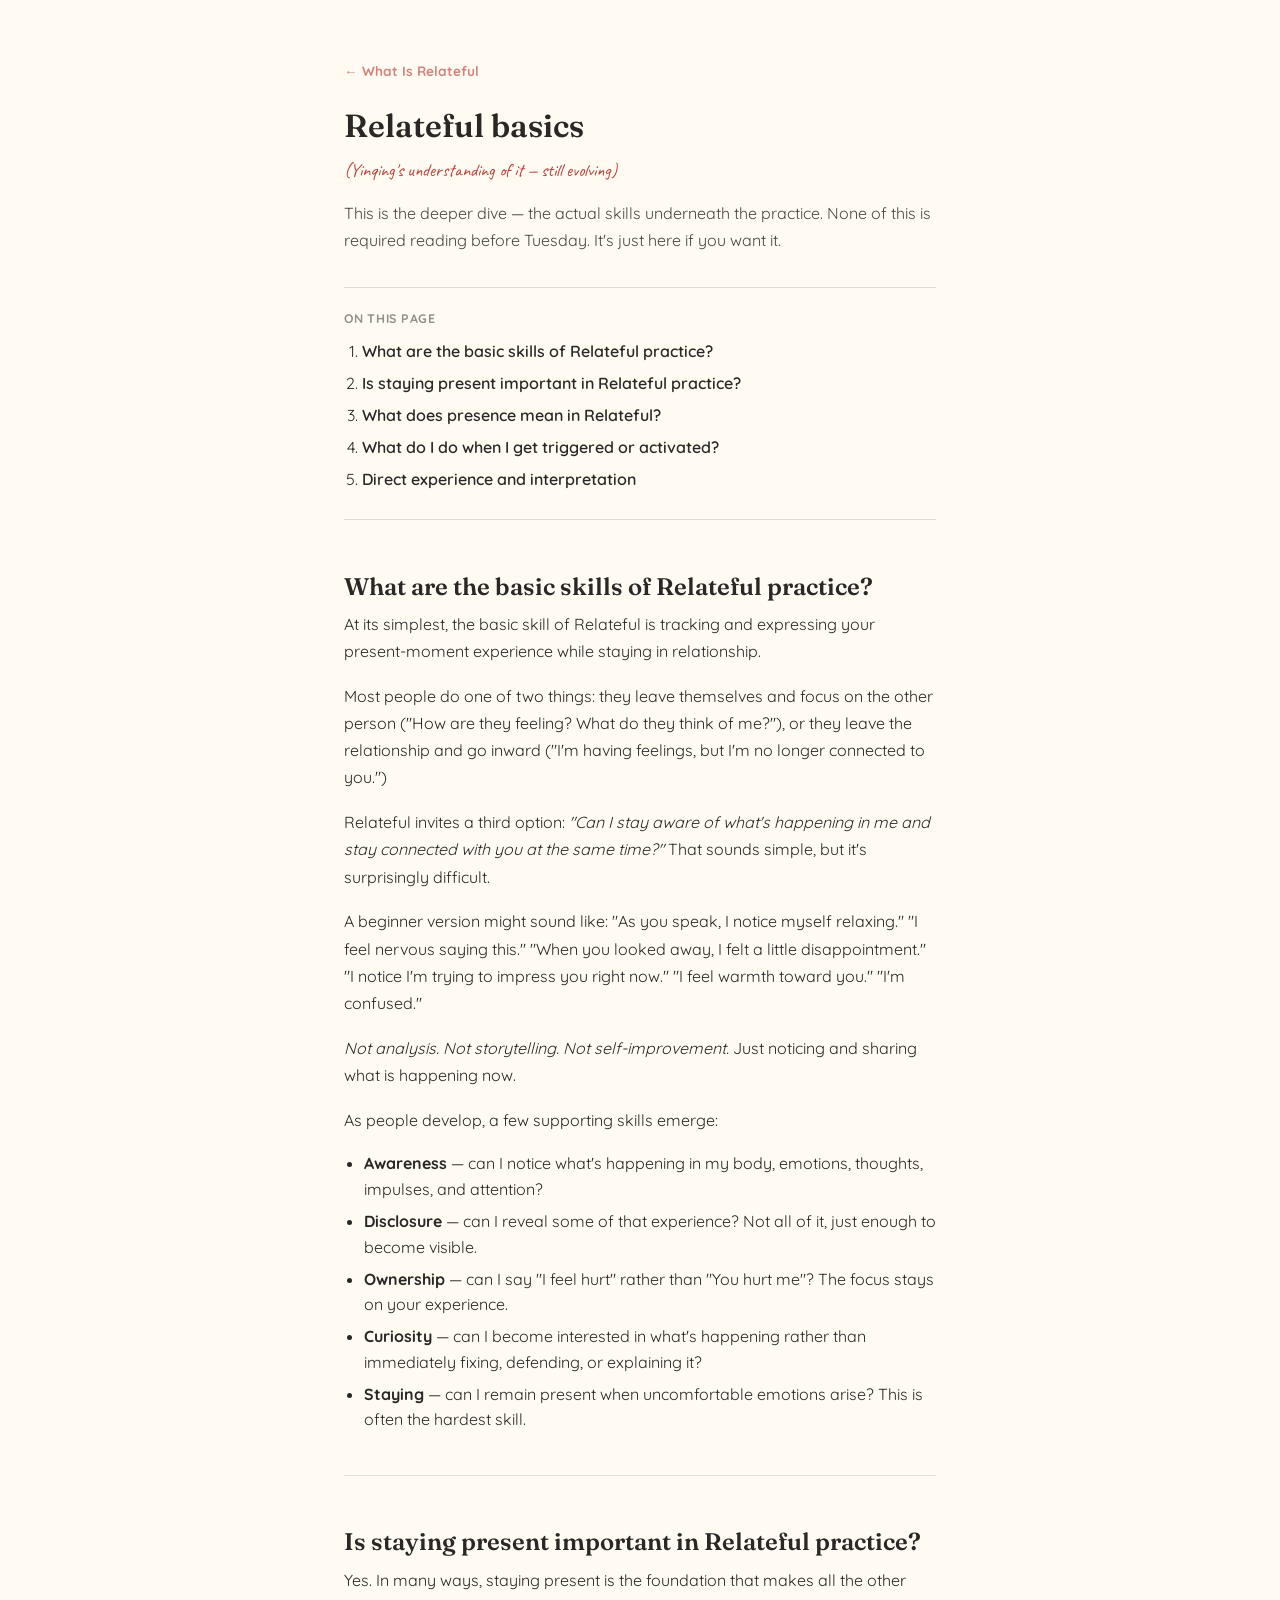
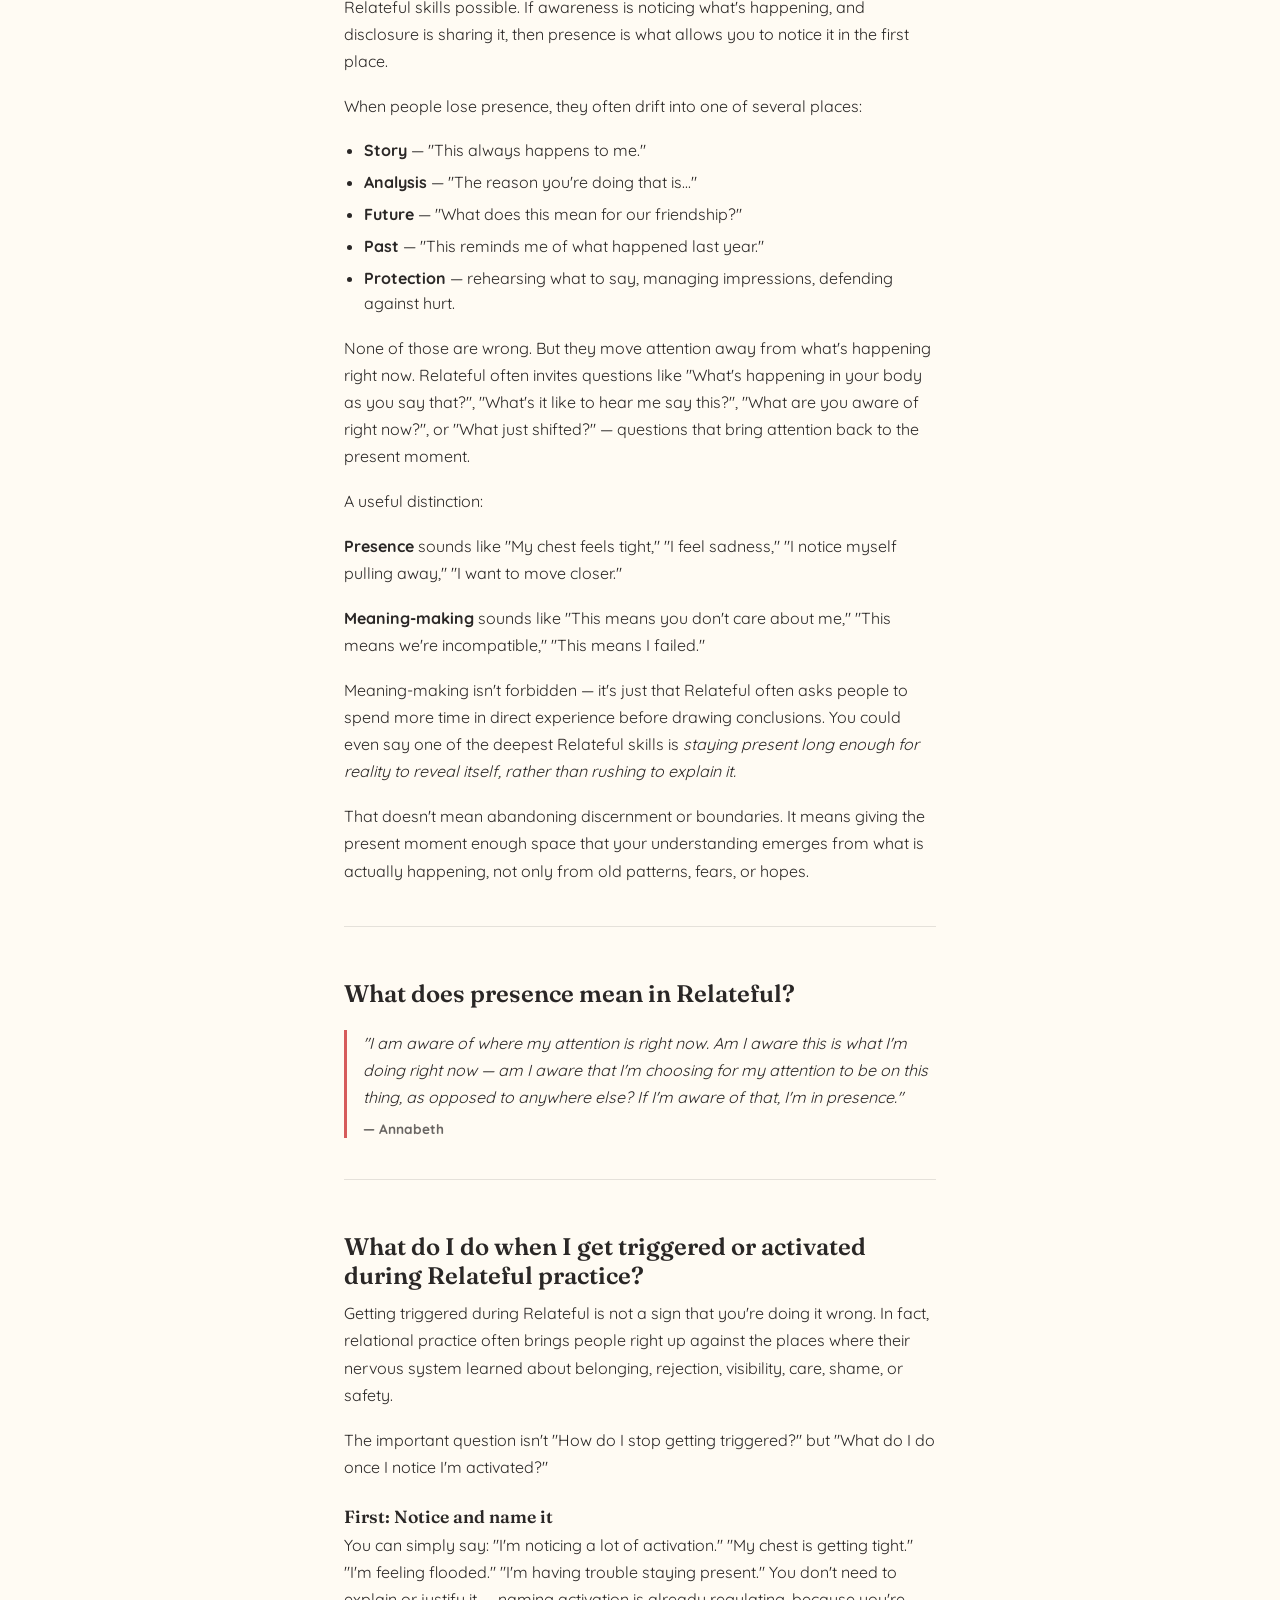
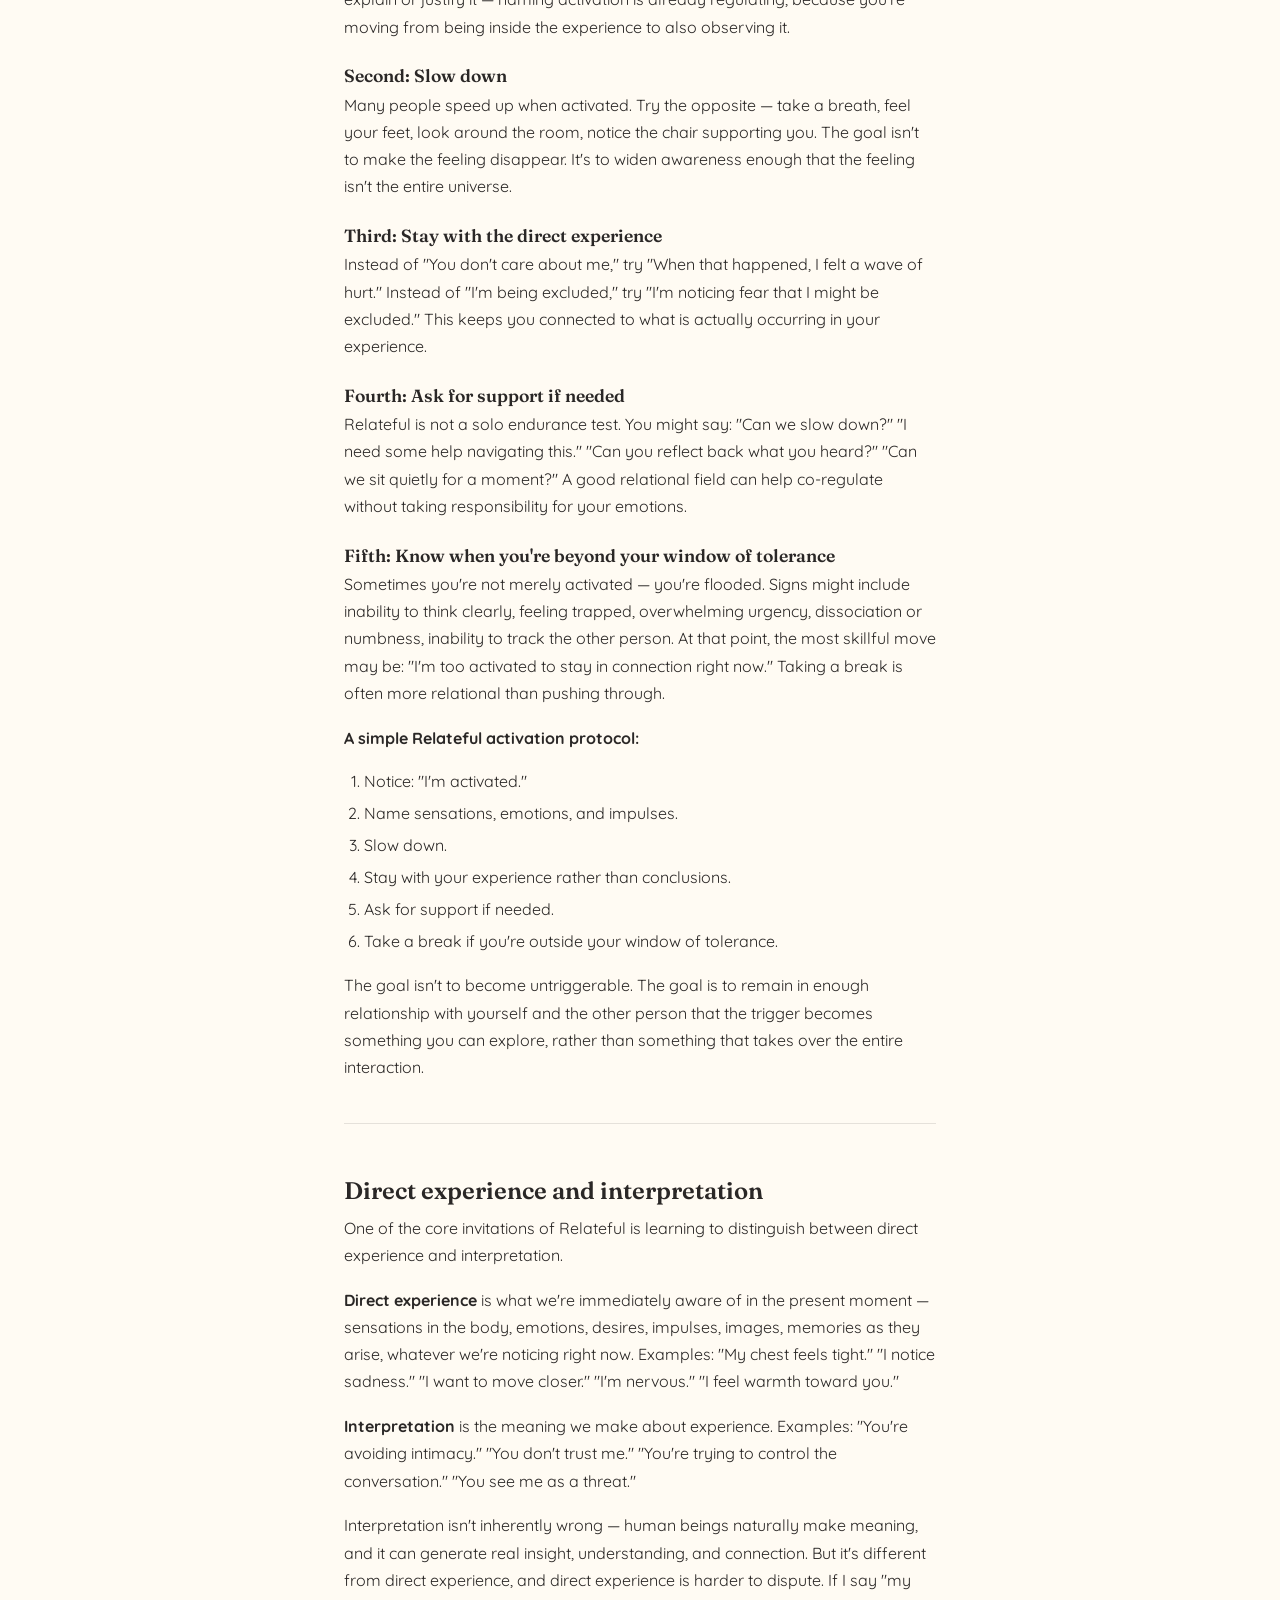
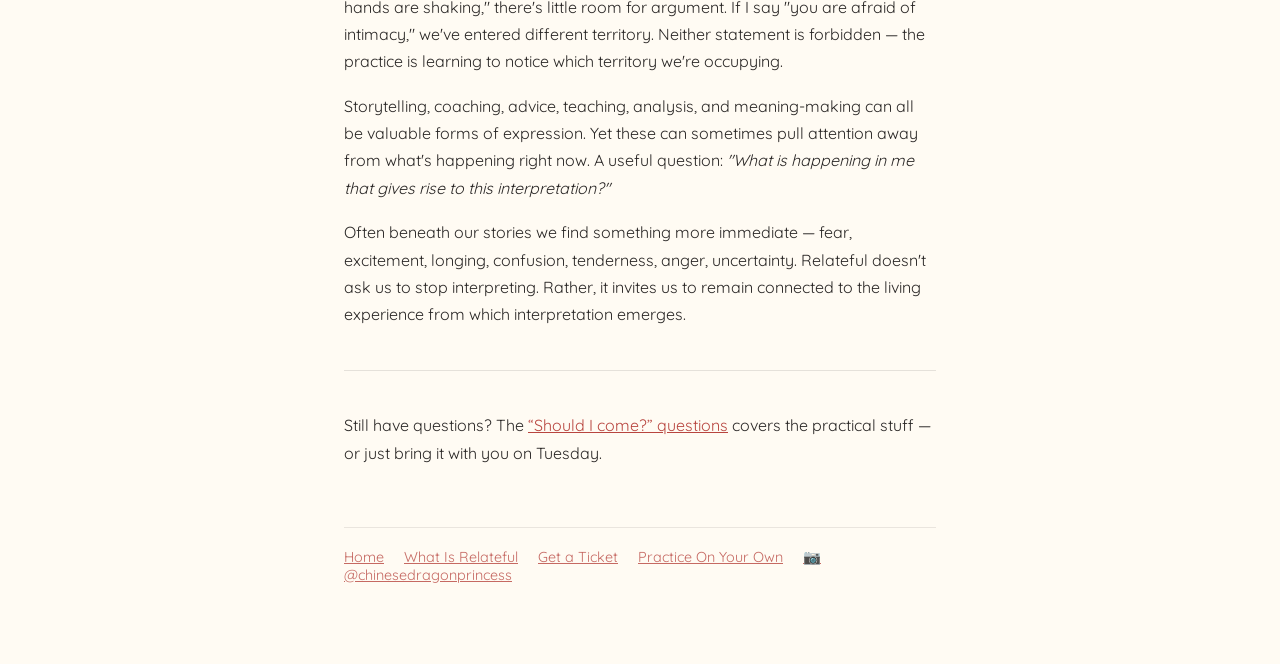
<file: basics.html>
<!DOCTYPE html>
<html lang="en">
<head>
<meta charset="UTF-8">
<meta name="viewport" content="width=device-width, initial-scale=1.0">
<title>Relateful Basics — Relateful Gatherings</title>
<meta name="description" content="A deeper look at the skills underneath Relateful practice — awareness, disclosure, ownership, curiosity, staying, and what to do when you get activated.">
<link rel="preconnect" href="https://fonts.googleapis.com">
<link rel="preconnect" href="https://fonts.gstatic.com" crossorigin>
<link href="https://fonts.googleapis.com/css2?family=Fraunces:ital,opsz,wght@0,9..144,400;0,9..144,500;0,9..144,600;1,9..144,500&family=Quicksand:wght@400;500;600;700&family=Caveat:wght@500;600;700&display=swap" rel="stylesheet">
<link rel="stylesheet" href="/styles.css">
<style>
  /* Colors, .script, and the base reset come from styles.css.
     Everything below overrides the shared defaults for this
     page's plainer, article-style layout. */
  body{margin:0; font-family:'Quicksand', sans-serif; color:var(--chocolate); background:var(--white); overflow-x:visible;}
  h1,h2,h3{font-family:'Fraunces', serif; margin:0 0 .4em 0; line-height:1.2; font-weight:600;}
  p{line-height:1.7; margin:0 0 1.1em 0;}
  a{color:var(--poppy-dark);}
  .wrap{max-width:640px; margin:0 auto; padding:60px 24px 80px;}

  .back-link{display:inline-block; font-size:.85rem; font-weight:700; opacity:.65; text-decoration:none; margin-bottom:28px;}
  header .script-sub{font-family:'Caveat',cursive; font-size:1.15rem; color:var(--poppy-dark); margin:2px 0 18px; display:block;}
  header .intro{opacity:.85;}

  h2{font-size:1.5rem; margin-top:2.2em;}
  h3{font-size:1.1rem; margin-top:1.4em; margin-bottom:.3em;}

  ul, ol{padding-left:20px; margin:0 0 1.1em;}
  li{margin-bottom:.4em; line-height:1.6;}

  .toc{margin:32px 0 8px; padding:20px 0; border-top:1px solid rgba(42,39,38,0.15); border-bottom:1px solid rgba(42,39,38,0.15);}
  .toc p{font-size:.78rem; text-transform:uppercase; letter-spacing:.06em; font-weight:700; opacity:.5; margin:0 0 10px;}
  .toc ol{margin:0; padding-left:18px;}
  .toc a{text-decoration:none; font-weight:600; color:var(--chocolate);}
  .toc a:hover{color:var(--poppy-dark);}

  blockquote{margin:1.3em 0; padding-left:16px; border-left:3px solid var(--poppy); font-style:italic;}
  blockquote p{margin:0 0 .4em;}
  blockquote cite{font-style:normal; font-weight:700; font-size:.85rem; opacity:.7;}

  .divider{border:none; border-top:1px solid rgba(42,39,38,0.12); margin:2.6em 0;}

  footer{margin-top:60px; padding-top:20px; border-top:1px solid rgba(42,39,38,0.12); font-size:.9rem; opacity:.8;}
  footer a{margin-right:16px;}
</style>
</head>
<body>
  <div class="wrap">

    <a class="back-link" href="/what-is-relateful">← What Is Relateful</a>

    <header>
      <h1>Relateful basics</h1>
      <span class="script-sub">(Yinqing's understanding of it — still evolving)</span>
      <p class="intro">This is the deeper dive — the actual skills underneath the practice. None of this is required reading before Tuesday. It's just here if you want it.</p>
    </header>

    <nav class="toc">
      <p>On this page</p>
      <ol>
        <li><a href="#skills">What are the basic skills of Relateful practice?</a></li>
        <li><a href="#staying-present">Is staying present important in Relateful practice?</a></li>
        <li><a href="#what-is-presence">What does presence mean in Relateful?</a></li>
        <li><a href="#triggered">What do I do when I get triggered or activated?</a></li>
        <li><a href="#direct-experience">Direct experience and interpretation</a></li>
      </ol>
    </nav>

    <section id="skills">
      <h2>What are the basic skills of Relateful practice?</h2>
      <p>At its simplest, the basic skill of Relateful is tracking and expressing your present-moment experience while staying in relationship.</p>
      <p>Most people do one of two things: they leave themselves and focus on the other person ("How are they feeling? What do they think of me?"), or they leave the relationship and go inward ("I'm having feelings, but I'm no longer connected to you.")</p>
      <p>Relateful invites a third option: <em>"Can I stay aware of what's happening in me and stay connected with you at the same time?"</em> That sounds simple, but it's surprisingly difficult.</p>
      <p>A beginner version might sound like: "As you speak, I notice myself relaxing." "I feel nervous saying this." "When you looked away, I felt a little disappointment." "I notice I'm trying to impress you right now." "I feel warmth toward you." "I'm confused."</p>
      <p><em>Not analysis. Not storytelling. Not self-improvement.</em> Just noticing and sharing what is happening now.</p>
      <p>As people develop, a few supporting skills emerge:</p>
      <ul>
        <li><strong>Awareness</strong> — can I notice what's happening in my body, emotions, thoughts, impulses, and attention?</li>
        <li><strong>Disclosure</strong> — can I reveal some of that experience? Not all of it, just enough to become visible.</li>
        <li><strong>Ownership</strong> — can I say "I feel hurt" rather than "You hurt me"? The focus stays on your experience.</li>
        <li><strong>Curiosity</strong> — can I become interested in what's happening rather than immediately fixing, defending, or explaining it?</li>
        <li><strong>Staying</strong> — can I remain present when uncomfortable emotions arise? This is often the hardest skill.</li>
      </ul>
    </section>

    <hr class="divider">

    <section id="staying-present">
      <h2>Is staying present important in Relateful practice?</h2>
      <p>Yes. In many ways, staying present is the foundation that makes all the other Relateful skills possible. If awareness is noticing what's happening, and disclosure is sharing it, then presence is what allows you to notice it in the first place.</p>
      <p>When people lose presence, they often drift into one of several places:</p>
      <ul>
        <li><strong>Story</strong> — "This always happens to me."</li>
        <li><strong>Analysis</strong> — "The reason you're doing that is..."</li>
        <li><strong>Future</strong> — "What does this mean for our friendship?"</li>
        <li><strong>Past</strong> — "This reminds me of what happened last year."</li>
        <li><strong>Protection</strong> — rehearsing what to say, managing impressions, defending against hurt.</li>
      </ul>
      <p>None of those are wrong. But they move attention away from what's happening right now. Relateful often invites questions like "What's happening in your body as you say that?", "What's it like to hear me say this?", "What are you aware of right now?", or "What just shifted?" — questions that bring attention back to the present moment.</p>
      <p>A useful distinction:</p>
      <p><strong>Presence</strong> sounds like "My chest feels tight," "I feel sadness," "I notice myself pulling away," "I want to move closer."</p>
      <p><strong>Meaning-making</strong> sounds like "This means you don't care about me," "This means we're incompatible," "This means I failed."</p>
      <p>Meaning-making isn't forbidden — it's just that Relateful often asks people to spend more time in direct experience before drawing conclusions. You could even say one of the deepest Relateful skills is <em>staying present long enough for reality to reveal itself, rather than rushing to explain it.</em></p>
      <p>That doesn't mean abandoning discernment or boundaries. It means giving the present moment enough space that your understanding emerges from what is actually happening, not only from old patterns, fears, or hopes.</p>
    </section>

    <hr class="divider">

    <section id="what-is-presence">
      <h2>What does presence mean in Relateful?</h2>
      <blockquote>
        <p>"I am aware of where my attention is right now. Am I aware this is what I'm doing right now — am I aware that I'm choosing for my attention to be on this thing, as opposed to anywhere else? If I'm aware of that, I'm in presence."</p>
        <cite>— Annabeth</cite>
      </blockquote>
    </section>

    <hr class="divider">

    <section id="triggered">
      <h2>What do I do when I get triggered or activated during Relateful practice?</h2>
      <p>Getting triggered during Relateful is not a sign that you're doing it wrong. In fact, relational practice often brings people right up against the places where their nervous system learned about belonging, rejection, visibility, care, shame, or safety.</p>
      <p>The important question isn't "How do I stop getting triggered?" but "What do I do once I notice I'm activated?"</p>

      <h3>First: Notice and name it</h3>
      <p>You can simply say: "I'm noticing a lot of activation." "My chest is getting tight." "I'm feeling flooded." "I'm having trouble staying present." You don't need to explain or justify it — naming activation is already regulating, because you're moving from being inside the experience to also observing it.</p>

      <h3>Second: Slow down</h3>
      <p>Many people speed up when activated. Try the opposite — take a breath, feel your feet, look around the room, notice the chair supporting you. The goal isn't to make the feeling disappear. It's to widen awareness enough that the feeling isn't the entire universe.</p>

      <h3>Third: Stay with the direct experience</h3>
      <p>Instead of "You don't care about me," try "When that happened, I felt a wave of hurt." Instead of "I'm being excluded," try "I'm noticing fear that I might be excluded." This keeps you connected to what is actually occurring in your experience.</p>

      <h3>Fourth: Ask for support if needed</h3>
      <p>Relateful is not a solo endurance test. You might say: "Can we slow down?" "I need some help navigating this." "Can you reflect back what you heard?" "Can we sit quietly for a moment?" A good relational field can help co-regulate without taking responsibility for your emotions.</p>

      <h3>Fifth: Know when you're beyond your window of tolerance</h3>
      <p>Sometimes you're not merely activated — you're flooded. Signs might include inability to think clearly, feeling trapped, overwhelming urgency, dissociation or numbness, inability to track the other person. At that point, the most skillful move may be: "I'm too activated to stay in connection right now." Taking a break is often more relational than pushing through.</p>

      <p><strong>A simple Relateful activation protocol:</strong></p>
      <ol>
        <li>Notice: "I'm activated."</li>
        <li>Name sensations, emotions, and impulses.</li>
        <li>Slow down.</li>
        <li>Stay with your experience rather than conclusions.</li>
        <li>Ask for support if needed.</li>
        <li>Take a break if you're outside your window of tolerance.</li>
      </ol>
      <p>The goal isn't to become untriggerable. The goal is to remain in enough relationship with yourself and the other person that the trigger becomes something you can explore, rather than something that takes over the entire interaction.</p>
    </section>

    <hr class="divider">

    <section id="direct-experience">
      <h2>Direct experience and interpretation</h2>
      <p>One of the core invitations of Relateful is learning to distinguish between direct experience and interpretation.</p>
      <p><strong>Direct experience</strong> is what we're immediately aware of in the present moment — sensations in the body, emotions, desires, impulses, images, memories as they arise, whatever we're noticing right now. Examples: "My chest feels tight." "I notice sadness." "I want to move closer." "I'm nervous." "I feel warmth toward you."</p>
      <p><strong>Interpretation</strong> is the meaning we make about experience. Examples: "You're avoiding intimacy." "You don't trust me." "You're trying to control the conversation." "You see me as a threat."</p>
      <p>Interpretation isn't inherently wrong — human beings naturally make meaning, and it can generate real insight, understanding, and connection. But it's different from direct experience, and direct experience is harder to dispute. If I say "my hands are shaking," there's little room for argument. If I say "you are afraid of intimacy," we've entered different territory. Neither statement is forbidden — the practice is learning to notice which territory we're occupying.</p>
      <p>Storytelling, coaching, advice, teaching, analysis, and meaning-making can all be valuable forms of expression. Yet these can sometimes pull attention away from what's happening right now. A useful question: <em>"What is happening in me that gives rise to this interpretation?"</em></p>
      <p>Often beneath our stories we find something more immediate — fear, excitement, longing, confusion, tenderness, anger, uncertainty. Relateful doesn't ask us to stop interpreting. Rather, it invites us to remain connected to the living experience from which interpretation emerges.</p>
    </section>

    <hr class="divider">

    <p>Still have questions? The <a href="/what-is-relateful#should-i-come">“Should I come?” questions</a> covers the practical stuff — or just bring it with you on Tuesday.</p>

    <footer>
      <a href="/">Home</a>
      <a href="/what-is-relateful">What Is Relateful</a>
      <a href="https://luma.com/joinrelateful" target="_blank" rel="noopener">Get a Ticket</a>
      <a href="/practice">Practice On Your Own</a>
      <a href="https://instagram.com/chinesedragonprincess" target="_blank" rel="noopener">📷 @chinesedragonprincess</a>
    </footer>

  </div>
</body>
</html>
</file>
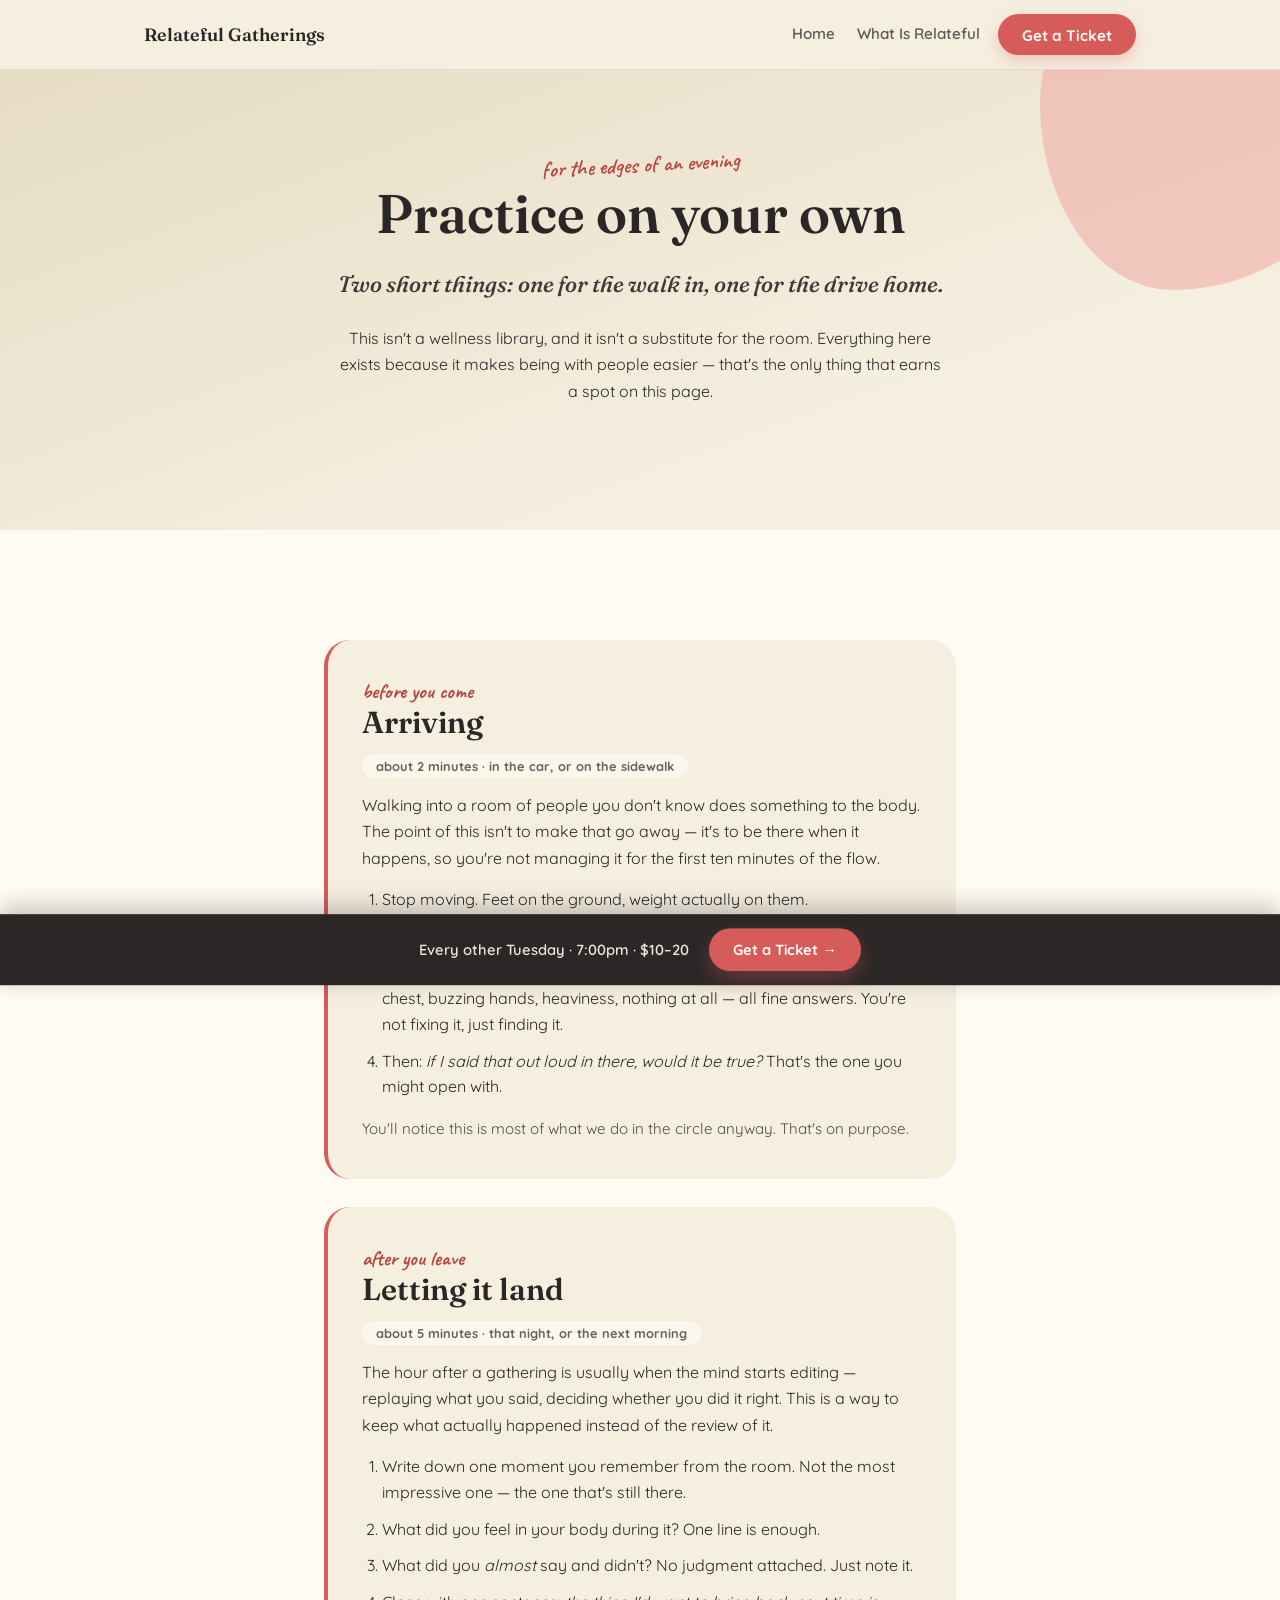
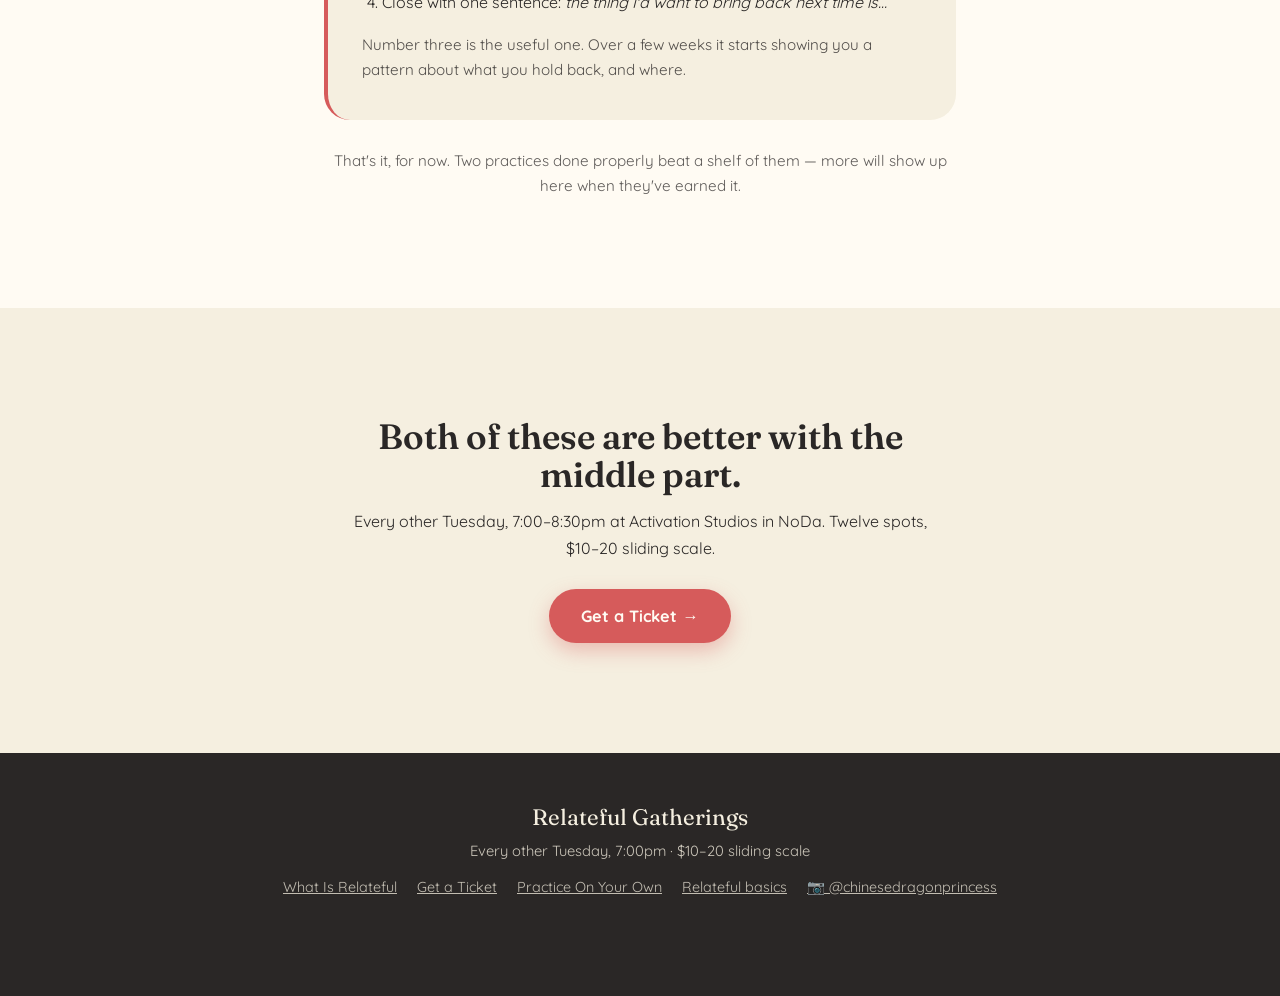
<file: practice.html>
<!DOCTYPE html>
<html lang="en">
<head>
<meta charset="UTF-8">
<meta name="viewport" content="width=device-width, initial-scale=1.0">
<title>Practice On Your Own — Relateful Gatherings</title>
<meta name="description" content="Two short practices for the edges of a gathering: one for arriving, one for afterwards. Not general wellness — both are about being with people.">
<link rel="preconnect" href="https://fonts.googleapis.com">
<link rel="preconnect" href="https://fonts.gstatic.com" crossorigin>
<link href="https://fonts.googleapis.com/css2?family=Fraunces:ital,opsz,wght@0,9..144,400;0,9..144,500;0,9..144,600;1,9..144,500&family=Quicksand:wght@400;500;600;700&family=Caveat:wght@500;600;700&display=swap" rel="stylesheet">
<link rel="stylesheet" href="/styles.css">
<style>
  .site .page-head{background:linear-gradient(160deg, var(--cream) 0%, var(--cream-light) 70%); text-align:center; padding-top:80px;}
  .site .page-head .wrap{max-width:660px;}
  .site .page-head h1{font-size:clamp(2.2rem, 5vw, 3.4rem);}
  .site .page-head .hook{
    font-family:'Fraunces', serif; font-style:italic; font-weight:500;
    font-size:clamp(1.1rem, 2.2vw, 1.4rem); color:var(--chocolate-soft); margin-top:16px;
  }

  .practices{background:var(--white);}
  .practices .wrap{max-width:680px;}
  .p-card{
    background:var(--cream-light); border-radius:26px; padding:38px 34px;
    margin-bottom:28px; border-left:4px solid var(--poppy);
  }
  .p-card .when{
    font-family:'Caveat',cursive; font-weight:700; font-size:1.3rem;
    color:var(--poppy-dark); display:block; margin-bottom:2px;
  }
  .p-card h2{font-size:clamp(1.5rem,3vw,1.9rem); margin-bottom:.5em;}
  .p-card ol{padding-left:20px; margin:0 0 1em;}
  .p-card ol li{margin-bottom:.7em; line-height:1.6;}
  .p-card .tail{font-size:.95rem; opacity:.8; margin-bottom:0;}
  .p-card .len{
    display:inline-block; background:var(--white); border-radius:100px;
    padding:4px 14px; font-size:.8rem; font-weight:700; opacity:.7; margin-bottom:14px;
  }
  .note{max-width:680px; margin:0 auto; text-align:center; opacity:.75; font-size:.95rem;}
</style>
</head>
<body class="site">

  <!-- ============ NAV ============ -->
  <nav class="sitenav">
    <div class="wrap">
      <a class="brand" href="/">Relateful Gatherings</a>
      <div class="links">
        <a href="/">Home</a>
        <a href="/what-is-relateful">What Is Relateful</a>
        <!-- "Practice On Your Own" is hidden from the nav for now. The page is
             still live at /practice and still linked from the footer. To bring it
             back, restore: <a href="/practice">Practice On Your Own</a> -->
      </div>
      <a href="https://luma.com/joinrelateful" target="_blank" rel="noopener" class="btn btn-primary nav-cta">Get a Ticket</a>
    </div>
  </nav>

  <!-- ============ PAGE HEAD ============ -->
  <section class="page-head" id="top">
    <div class="blob b1"></div>
    <div class="wrap">
      <span class="eyebrow script" style="font-size:1.4rem; color:var(--poppy-dark); display:inline-block; transform:rotate(-3deg); margin-bottom:6px;">for the edges of an evening</span>
      <h1>Practice on your own</h1>
      <p class="hook">Two short things: one for the walk in, one for the drive home.</p>
      <p>This isn't a wellness library, and it isn't a substitute for the room. Everything here exists because it makes being with people easier — that's the only thing that earns a spot on this page.</p>
    </div>
  </section>

  <!-- ============ THE PRACTICES ============ -->
  <section class="practices" id="practices">
    <div class="wrap">

      <div class="p-card" id="arriving">
        <span class="when">before you come</span>
        <h2>Arriving</h2>
        <span class="len">about 2 minutes · in the car, or on the sidewalk</span>
        <p>Walking into a room of people you don't know does something to the body. The point of this isn't to make that go away — it's to be there when it happens, so you're not managing it for the first ten minutes of the flow.</p>
        <ol>
          <li>Stop moving. Feet on the ground, weight actually on them.</li>
          <li>Three slow breaths, longer out than in. Don't perform the breathing.</li>
          <li>Ask yourself, honestly: <em>what's happening in my body right now?</em> Tight chest, buzzing hands, heaviness, nothing at all — all fine answers. You're not fixing it, just finding it.</li>
          <li>Then: <em>if I said that out loud in there, would it be true?</em> That's the one you might open with.</li>
        </ol>
        <p class="tail">You'll notice this is most of what we do in the circle anyway. That's on purpose.</p>
      </div>

      <div class="p-card" id="afterwards">
        <span class="when">after you leave</span>
        <h2>Letting it land</h2>
        <span class="len">about 5 minutes · that night, or the next morning</span>
        <p>The hour after a gathering is usually when the mind starts editing — replaying what you said, deciding whether you did it right. This is a way to keep what actually happened instead of the review of it.</p>
        <ol>
          <li>Write down one moment you remember from the room. Not the most impressive one — the one that's still there.</li>
          <li>What did you feel in your body during it? One line is enough.</li>
          <li>What did you <em>almost</em> say and didn't? No judgment attached. Just note it.</li>
          <li>Close with one sentence: <em>the thing I'd want to bring back next time is…</em></li>
        </ol>
        <p class="tail">Number three is the useful one. Over a few weeks it starts showing you a pattern about what you hold back, and where.</p>
      </div>

      <p class="note">That's it, for now. Two practices done properly beat a shelf of them — more will show up here when they've earned it.</p>
    </div>
  </section>

  <!-- ============ HAND-OFF ============ -->
  <section class="handoff">
    <div class="wrap">
      <h2>Both of these are better with the middle part.</h2>
      <p>Every other Tuesday, 7:00–8:30pm at Activation Studios in NoDa. Twelve spots, $10–20 sliding scale.</p>
      <div class="cta-row">
        <a href="https://luma.com/joinrelateful" target="_blank" rel="noopener" class="btn btn-primary">Get a Ticket →</a>
      </div>
    </div>
  </section>

  <!-- ============ FOOTER ============ -->
  <footer>
    <div class="wrap">
      <div class="wordmark">Relateful Gatherings</div>
      <p style="opacity:.8; font-size:.92rem;">Every other Tuesday, 7:00pm · $10–20 sliding scale</p>
      <div class="links">
        <a href="/what-is-relateful">What Is Relateful</a>
        <a href="https://luma.com/joinrelateful" target="_blank" rel="noopener">Get a Ticket</a>
        <a href="/practice">Practice On Your Own</a>
        <a href="/basics">Relateful basics</a>
        <a href="https://instagram.com/chinesedragonprincess" target="_blank" rel="noopener">📷 @chinesedragonprincess</a>
      </div>
    </div>
  </footer>

  <!-- ============ STICKY CTA BAR ============ -->
  <div class="stickybar" id="stickybar">
    <span class="meta">Every other Tuesday · 7:00pm · $10–20</span>
    <a href="https://luma.com/joinrelateful" target="_blank" rel="noopener" class="btn btn-primary">Get a Ticket →</a>
  </div>

  <script src="/sticky.js"></script>
</body>
</html>
</file>
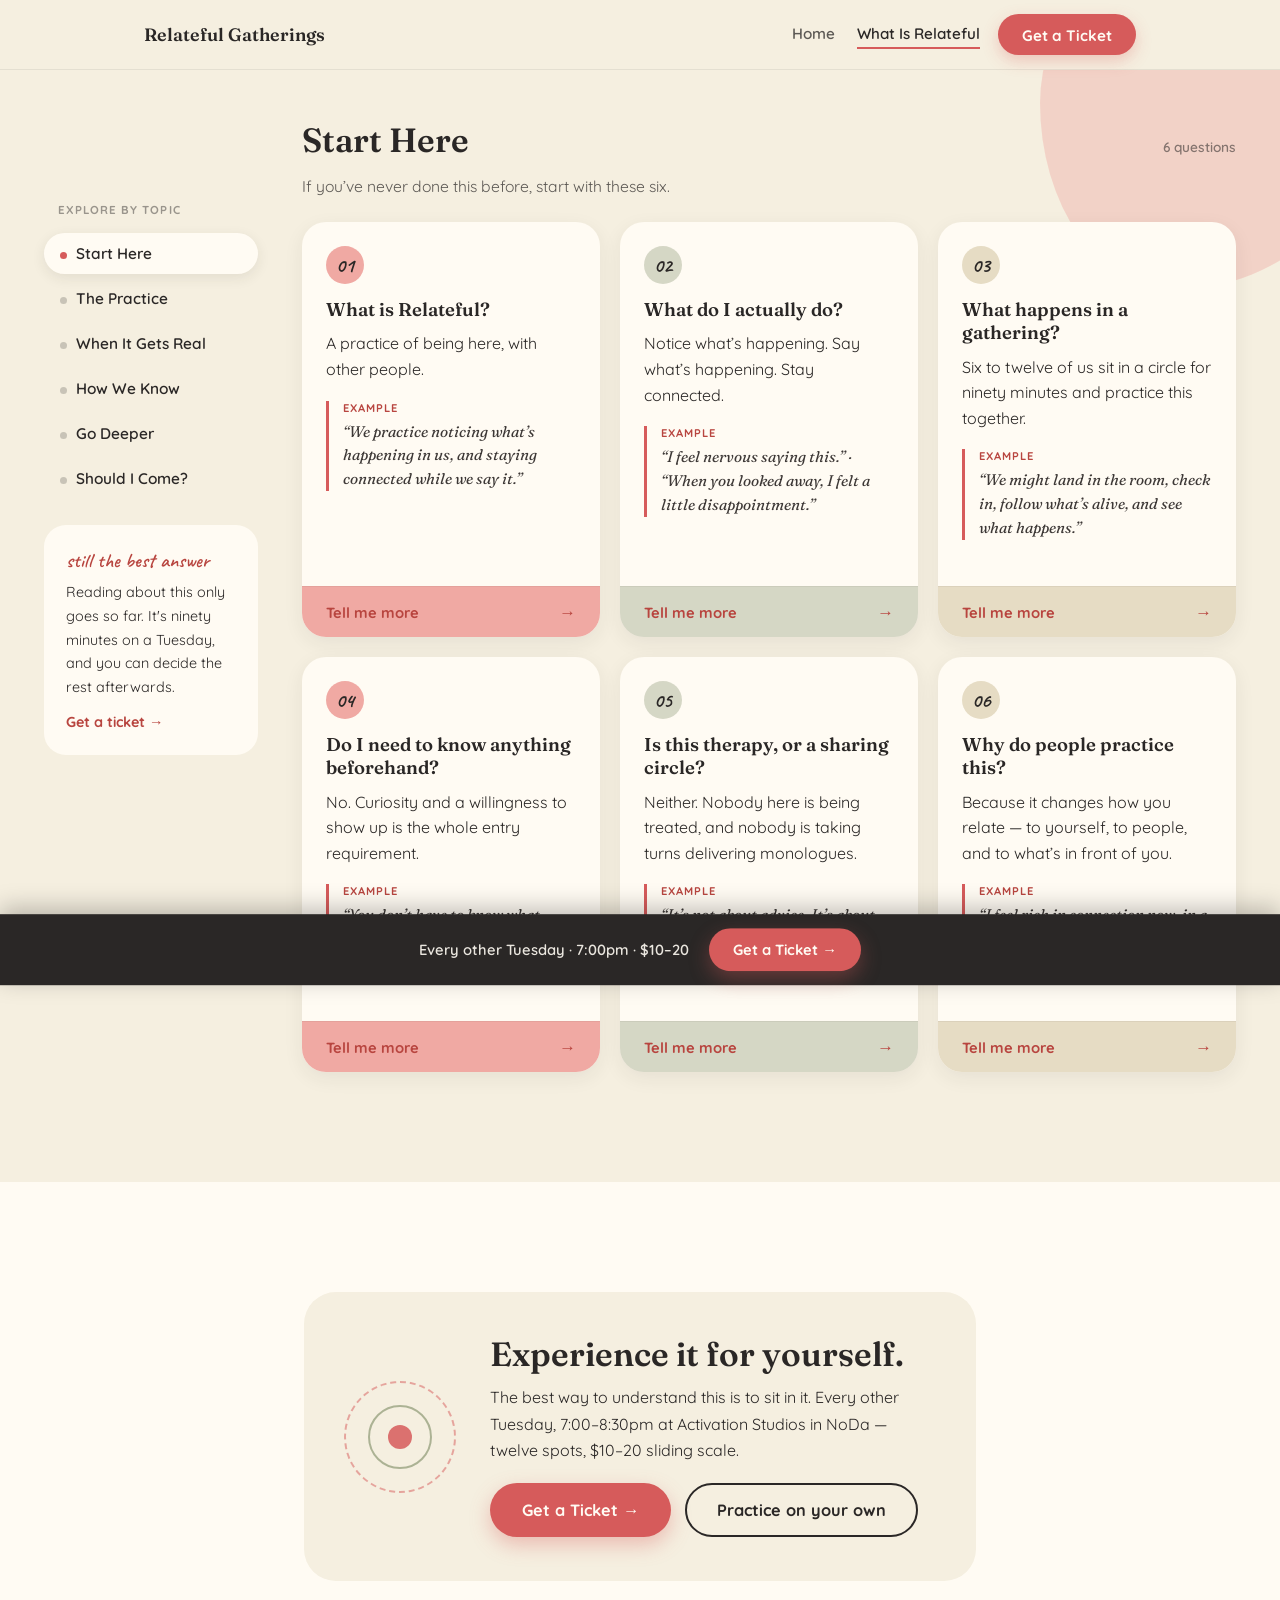
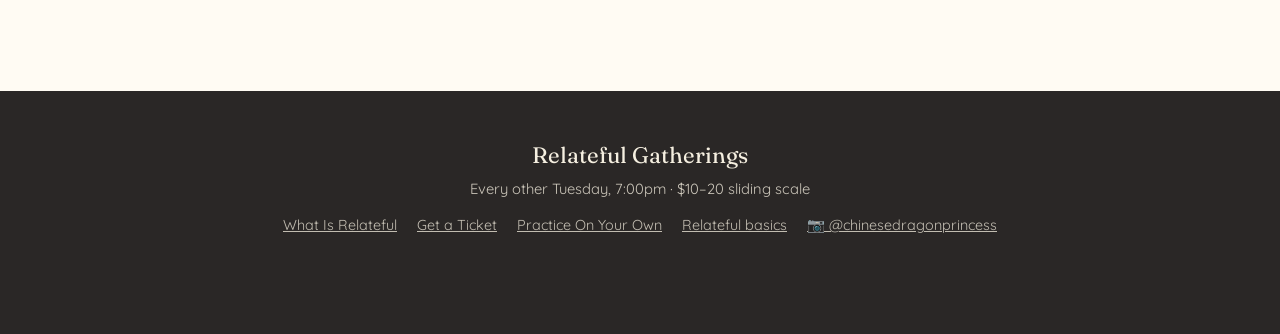
<file: what-is-relateful.html>
<!DOCTYPE html>
<html lang="en">
<head>
<meta charset="UTF-8">
<meta name="viewport" content="width=device-width, initial-scale=1.0">
<title>What Is Relateful — Relateful Gatherings</title>
<meta name="description" content="A practice of being here, with other people. Explore it one question at a time — what it is, what you actually do, what happens when it gets hard, and whether it's for you.">
<link rel="preconnect" href="https://fonts.googleapis.com">
<link rel="preconnect" href="https://fonts.gstatic.com" crossorigin>
<link href="https://fonts.googleapis.com/css2?family=Fraunces:ital,opsz,wght@0,9..144,400;0,9..144,500;0,9..144,600;1,9..144,500&family=Quicksand:wght@400;500;600;700&family=Caveat:wght@500;600;700&display=swap" rel="stylesheet">
<link rel="stylesheet" href="/styles.css">
<style>
  /* ============================================================
     The question library. Everything here is unique to this page,
     so it stays local — shared components live in styles.css.
     Colours, type and radii all come from the site's own system.
     ============================================================ */

  /* ---------- library shell ---------- */
  .site .library{background:var(--cream-light); padding-top:52px;}
  /* wider than the site's default 1040 wrap — three cards plus the topic
     sidebar don't fit otherwise, and the cards get cramped below ~290px */
  .library .wrap{max-width:1240px;}
  .library .layout{display:grid; grid-template-columns:214px 1fr; gap:44px; align-items:start;}
  /* Grid items default to min-width:auto, so the non-wrapping topic rail
     would otherwise force the whole column to its full scroll width and
     push the cards off-screen. */
  .library .layout > *{min-width:0;}

  /* ---------- topic navigation ---------- */
  .topics{position:sticky; top:78px;}
  .topics .kicker{
    font-size:.72rem; text-transform:uppercase; letter-spacing:.09em;
    font-weight:700; opacity:.45; margin:0 0 14px 14px;
  }
  .topic-list{display:grid; gap:4px;}
  .topic-btn{
    display:block; width:100%; text-align:left; cursor:pointer;
    font-family:'Quicksand',sans-serif; font-weight:600; font-size:.96rem;
    color:var(--chocolate); background:transparent; border:none;
    padding:11px 16px; border-radius:100px; transition:background .15s ease;
  }
  .topic-btn:hover{background:rgba(42,39,38,0.05);}
  .topic-btn[aria-current="true"]{background:var(--white); box-shadow:0 4px 14px rgba(42,39,38,0.09);}
  .topic-btn[aria-current="true"] .dot{background:var(--poppy);}
  .topic-btn .dot{
    display:inline-block; width:7px; height:7px; border-radius:50%;
    background:rgba(42,39,38,0.22); margin-right:9px; vertical-align:middle;
  }
  .topics .aside-note{
    margin-top:26px; padding:20px 22px; background:var(--white); border-radius:22px;
    font-size:.9rem; line-height:1.6;
  }
  .topics .aside-note .script{font-size:1.25rem; color:var(--poppy-dark); display:block; margin-bottom:4px;}
  .topics .aside-note p{margin:0 0 .8em;}
  .topics .aside-note p:last-child{margin:0;}
  .topics .aside-note a{color:var(--poppy-dark); font-weight:700; text-decoration:none;}
  .topics .aside-note a:hover{text-decoration:underline;}

  /* ---------- topic header ---------- */
  .topic-head{display:flex; align-items:baseline; gap:16px; margin-bottom:22px; flex-wrap:wrap;}
  .topic-head h1{font-size:clamp(1.6rem,3.2vw,2.1rem); margin:0;}
  .topic-head .count{font-size:.85rem; opacity:.55; font-weight:600; margin-left:auto; white-space:nowrap;}
  .topic-head .blurb{width:100%; margin:0; font-size:.98rem; opacity:.75;}

  /* ---------- question cards ---------- */
  .cards{display:grid; grid-template-columns:repeat(3,1fr); gap:20px; align-items:stretch;}
  .qcard{
    background:var(--white); border-radius:24px; overflow:hidden;
    box-shadow:0 6px 20px rgba(42,39,38,0.07);
    display:flex; flex-direction:column;
    transition:box-shadow .18s ease, transform .18s ease;
  }
  .qcard:hover{box-shadow:0 12px 30px rgba(42,39,38,0.11); transform:translateY(-2px);}
  /* An opened card takes the full row rather than leaving a tall gap
     beside its neighbour — and the wider measure suits long-form reading. */
  .qcard.is-open{box-shadow:0 14px 34px rgba(42,39,38,0.13); transform:none; grid-column:1 / -1;}
  .qcard.is-open .deeper p, .qcard.is-open .deeper ul{max-width:620px;}
  .qcard .deeper > *:last-child{margin-bottom:18px;}
  .qcard:target{outline:2px solid var(--poppy); outline-offset:3px;}
  .qcard .body{padding:24px 24px 20px; flex:1 0 auto;}
  .qcard .num{
    display:inline-flex; align-items:center; justify-content:center;
    width:38px; height:38px; border-radius:50%; margin-bottom:14px;
    font-family:'Caveat',cursive; font-weight:700; font-size:1.25rem; color:var(--chocolate);
  }
  /* One tint per card drives both the number badge and the "tell me more"
     strip, so they can't drift apart. */
  .qcard{--card-tint:var(--poppy-light);}
  .qcard:nth-child(3n+2){--card-tint:rgba(124,138,99,0.32);}
  .qcard:nth-child(3n+3){--card-tint:var(--cream);}
  .qcard .num{background:var(--card-tint);}
  .qcard h3{font-size:1.16rem; line-height:1.25; margin:0 0 10px;}
  .qcard .short{margin:0; font-size:1rem; line-height:1.6;}
  .qcard .example{
    margin-top:18px; padding-left:14px; border-left:3px solid var(--poppy);
  }
  .qcard .example .label{
    display:block; font-size:.7rem; text-transform:uppercase; letter-spacing:.09em;
    font-weight:700; color:var(--poppy-dark); margin-bottom:5px;
  }
  .qcard .example p{
    margin:0; font-family:'Fraunces',serif; font-style:italic; font-size:.96rem;
    line-height:1.55; color:var(--chocolate-soft);
  }

  /* the deeper layer */
  .qcard .deeper{border-top:1px solid rgba(42,39,38,0.09); padding:20px 24px 2px; display:none;}
  .qcard.is-open .deeper{display:block;}
  .qcard .deeper p{font-size:.97rem; line-height:1.68;}
  .qcard .deeper ul{margin:0 0 1em; padding-left:20px; display:grid; gap:7px;}
  .qcard .deeper li{font-size:.97rem; line-height:1.55;}
  /* the "tell me more" strip */
  .qcard .more{
    margin-top:auto; width:100%; cursor:pointer; text-align:left;
    background:var(--card-tint); border:none; border-top:1px solid rgba(42,39,38,0.06);
    font-family:'Quicksand',sans-serif; font-weight:700; font-size:.92rem;
    color:var(--poppy-dark); padding:14px 24px;
    display:flex; align-items:center; justify-content:space-between; gap:10px;
    transition:background .15s ease;
  }
  .qcard .more:hover{filter:brightness(.955);}
  .qcard .more .arrow{transition:transform .2s ease; font-size:1.05rem;}
  .qcard.is-open .more .arrow{transform:rotate(90deg);}

  /* ---------- closing invitation ---------- */
  .site .invite{background:var(--white);}
  .invite .wrap{max-width:720px;}
  .invite-box{
    background:var(--cream-light); border-radius:32px; padding:44px 40px;
    display:flex; align-items:center; gap:34px; flex-wrap:wrap;
  }
  .invite-box .rings{position:relative; width:112px; height:112px; flex-shrink:0;}
  .invite-box .rings span{position:absolute; border-radius:50%; animation:ring-pulse 3.6s ease-in-out infinite;}
  .invite-box .rings .r1{inset:0; border:2px dashed var(--poppy); opacity:.5; animation-delay:.6s;}
  .invite-box .rings .r2{inset:24px; border:2px solid var(--sage); opacity:.6; animation-delay:.3s;}
  .invite-box .rings .r3{inset:44px; background:var(--poppy); opacity:.85;}
  .invite-box .txt{flex:1; min-width:250px;}
  .invite-box h2{font-size:clamp(1.6rem,3vw,2.1rem); margin-bottom:.35em;}
  .invite-box p{margin:0 0 4px;}
  .invite-box .cta-row{margin-top:20px;}

  .kb-noscript{
    max-width:680px; margin:0 auto; padding:26px; background:var(--white);
    border-radius:22px; border-left:4px solid var(--poppy);
  }

  /* align-items:stretch already equalises each row; this floor makes the rows
     match each other too, so the whole grid reads as one tidy block. Desktop
     only — on a phone it would just pad short cards with empty space. Any card
     whose content runs longer still grows, taking its row with it. */
  @media (min-width:861px){
    .qcard:not(.is-open){min-height:415px;}
  }

  @media (max-width:1120px){
    .cards{grid-template-columns:repeat(2,1fr);}
  }

  @media (max-width:860px){
    /* subtle top-right accent on desktop, but it dominates a phone screen
       and the top of this page is meant to be content, not decoration */
    .library .blob{display:none;}
    .library .layout{grid-template-columns:1fr; gap:26px;}
    /* topics become a horizontally scrollable rail, content-first */
    .topics{position:static;}
    .topics .kicker{margin-left:0;}
    .topic-list{
      display:flex; gap:9px; overflow-x:auto; padding:2px 24px 10px;
      margin:0 -24px; -webkit-overflow-scrolling:touch; scrollbar-width:none;
    }
    .topic-list::-webkit-scrollbar{display:none;}
    .topic-btn{width:auto; white-space:nowrap; background:var(--white); flex-shrink:0; font-size:.9rem; padding:10px 16px;}
    .topic-btn[aria-current="true"]{background:var(--chocolate); color:var(--cream-light);}
    .topics .aside-note{display:none;}
    .cards{grid-template-columns:1fr; gap:16px;}
    .qcard .body{padding:20px 20px 18px;}
    .qcard .more{padding:13px 20px;}
    .qcard .deeper{padding:18px 20px 2px;}
    .invite-box{padding:34px 26px; gap:24px;}
    .invite-box .rings{display:none;}
  }
</style>
</head>
<body class="site">

  <!-- ============ NAV ============ -->
  <nav class="sitenav">
    <div class="wrap">
      <a class="brand" href="/">Relateful Gatherings</a>
      <div class="links">
        <a href="/">Home</a>
        <a href="/what-is-relateful" aria-current="page">What Is Relateful</a>
        <!-- "Practice On Your Own" is hidden from the nav for now. The page is
             still live at /practice and still linked from the footer. To bring it
             back, restore: <a href="/practice">Practice On Your Own</a> -->
      </div>
      <a href="https://luma.com/joinrelateful" target="_blank" rel="noopener" class="btn btn-primary nav-cta">Get a Ticket</a>
    </div>
  </nav>

  <!-- ============ THE QUESTION LIBRARY ============ -->
  <section class="library" id="library">
    <div class="blob b1" style="opacity:.4;"></div>
    <div class="wrap">
      <div class="layout">

        <!-- topic navigation -->
        <div class="topics">
          <p class="kicker">Explore by topic</p>
          <div class="topic-list" id="topic-list" role="tablist" aria-label="Question topics"></div>
          <div class="aside-note">
            <span class="script">still the best answer</span>
            <p>Reading about this only goes so far. It's ninety minutes on a Tuesday, and you can decide the rest afterwards.</p>
            <p><a href="https://luma.com/joinrelateful" target="_blank" rel="noopener">Get a ticket →</a></p>
          </div>
        </div>

        <!-- questions -->
        <div class="panel">
          <div class="topic-head">
            <h1 id="topic-title"></h1>
            <span class="count" id="topic-count"></span>
            <p class="blurb" id="topic-blurb"></p>
          </div>
          <div class="cards" id="cards"></div>
          <noscript>
            <div class="kb-noscript">
              <p><strong>This page needs JavaScript to open its questions.</strong> The same material,
              written long-form, is on the <a href="/basics">Relateful basics</a> page — or the
              you can book a place at <a href="https://luma.com/joinrelateful">luma.com/joinrelateful</a>.</p>
            </div>
          </noscript>
        </div>

      </div>
    </div>
  </section>

  <!-- ============ CLOSING INVITATION ============ -->
  <section class="invite">
    <div class="wrap">
      <div class="invite-box">
        <div class="rings" aria-hidden="true"><span class="r1"></span><span class="r2"></span><span class="r3"></span></div>
        <div class="txt">
          <h2>Experience it for yourself.</h2>
          <p>The best way to understand this is to sit in it. Every other Tuesday, 7:00–8:30pm at Activation Studios in NoDa — twelve spots, $10–20 sliding scale.</p>
          <div class="cta-row">
            <a href="https://luma.com/joinrelateful" target="_blank" rel="noopener" class="btn btn-primary">Get a Ticket →</a>
            <a href="/practice" class="btn btn-ghost">Practice on your own</a>
          </div>
        </div>
      </div>
    </div>
  </section>

  <!-- ============ FOOTER ============ -->
  <footer>
    <div class="wrap">
      <div class="wordmark">Relateful Gatherings</div>
      <p style="opacity:.8; font-size:.92rem;">Every other Tuesday, 7:00pm · $10–20 sliding scale</p>
      <div class="links">
        <a href="/what-is-relateful">What Is Relateful</a>
        <a href="https://luma.com/joinrelateful" target="_blank" rel="noopener">Get a Ticket</a>
        <a href="/practice">Practice On Your Own</a>
        <a href="/basics">Relateful basics</a>
        <a href="https://instagram.com/chinesedragonprincess" target="_blank" rel="noopener">📷 @chinesedragonprincess</a>
      </div>
    </div>
  </footer>

  <!-- ============ STICKY CTA BAR ============ -->
  <div class="stickybar" id="stickybar">
    <span class="meta">Every other Tuesday · 7:00pm · $10–20</span>
    <a href="https://luma.com/joinrelateful" target="_blank" rel="noopener" class="btn btn-primary">Get a Ticket →</a>
  </div>

  <script src="/questions.js"></script>
  <script src="/gathering-schedule.js"></script>
  <script src="/library.js"></script>
  <script src="/sticky.js"></script>
</body>
</html>
</file>
<file: styles.css>
/* ============================================================
   Relateful Gatherings — shared design system
   Used by index.html, basics.html, and brand-guidelines.html.
   Colors, type, and every reusable component live here once;
   each page keeps only what's genuinely unique to it (page
   layout scaffolding like `section`/`footer` sizing, and any
   component that's deliberately a different scale on that page,
   like the small nested-circle diagram in the brand guide).
   ============================================================ */

:root{
  --chocolate:#2A2726;
  --chocolate-soft:#3d3836;
  --cream:#E6DCC4;
  --cream-light:#F5EFE0;
  --poppy:#D65B5B;
  --poppy-dark:#b8453f;
  --poppy-light:#f0a9a3;
  --sage:#7c8a63;
  --white:#FFFBF3;
  --shadow: 0 10px 30px rgba(42,39,38,0.15);
  --radius-lg: 42% 58% 61% 39% / 45% 40% 60% 55%;
}
*{box-sizing:border-box;}
html{scroll-behavior:smooth;}
body{
  margin:0;
  font-family:'Quicksand', sans-serif;
  color:var(--chocolate);
  background:var(--cream-light);
  overflow-x:hidden;
}
h1,h2,h3{font-family:'Fraunces', serif; margin:0 0 .4em 0; line-height:1.08; font-weight:600;}
.script{font-family:'Caveat', cursive; font-weight:600;}
p{line-height:1.65; margin:0 0 1em 0;}
a{color:inherit;}
img{max-width:100%; display:block;}
.wrap{max-width:1040px; margin:0 auto; padding:0 24px;}
.center{text-align:center;}

/* ---------- decorative blobs (site-wide background motif) ---------- */
.blob{position:absolute; border-radius:var(--radius-lg); z-index:0; filter:blur(0px); opacity:.55;}
.blob.b1{width:340px;height:340px; background:var(--poppy-light); top:-120px; right:-100px;}
.blob.b2{width:260px;height:260px; background:var(--sage); opacity:.25; bottom:-80px; left:-90px;}
.blob.b3{width:180px;height:180px; background:var(--poppy); opacity:.18; top:40%; right:8%;}
.dots{position:absolute; width:120px; height:120px; background-image:radial-gradient(var(--chocolate) 2px, transparent 2px); background-size:16px 16px; opacity:.15;}

/* ---------- buttons ---------- */
.btn{
  display:inline-flex; align-items:center; gap:8px;
  font-family:'Quicksand', sans-serif; font-weight:700; font-size:1.02rem;
  padding:15px 30px; border-radius:100px; text-decoration:none;
  border:2px solid transparent; cursor:pointer; transition:transform .15s ease, box-shadow .15s ease;
}
.btn:hover{transform:translateY(-2px);}
.btn-primary{background:var(--poppy); color:var(--white); box-shadow:0 8px 20px rgba(214,91,91,0.35);}
.btn-primary:hover{background:var(--poppy-dark);}
.btn-ghost{background:transparent; color:var(--chocolate); border-color:var(--chocolate);}
.btn-ghost:hover{background:var(--chocolate); color:var(--white);}
.btn-light{background:var(--cream-light); color:var(--chocolate);}
.cta-row{display:flex; flex-wrap:wrap; gap:14px; align-items:center; margin-top:28px;}
.launch-note{font-weight:700; color:var(--poppy-dark); font-size:.95rem; margin:16px 0 0;}
.microcopy{font-size:.85rem; opacity:.7; margin-top:10px;}

/* ---------- sticky bar ---------- */
.stickybar{
  position:fixed; left:0; right:0; bottom:0; z-index:500;
  background:var(--chocolate); color:var(--white);
  padding:14px 20px; display:flex; align-items:center; justify-content:center; gap:20px;
  transform:translateY(120%); transition:transform .35s ease;
  box-shadow:0 -6px 24px rgba(0,0,0,0.25);
  flex-wrap:wrap;
}
.stickybar.show{transform:translateY(0);}
.stickybar .meta{font-family:'Quicksand'; font-weight:600; font-size:.92rem; opacity:.9;}
.stickybar .btn-primary{padding:10px 22px; font-size:.92rem;}

/* ---------- hero ---------- */
.hero{
  padding-top:70px;
  background:linear-gradient(160deg, var(--cream) 0%, var(--cream-light) 55%, var(--white) 100%);
  text-align:center;
}
.hero .eyebrow{
  display:inline-block; font-family:'Caveat',cursive; font-size:1.4rem; color:var(--poppy-dark);
  transform:rotate(-3deg); margin-bottom:6px;
}
.hero h1{font-size:clamp(2.6rem, 6vw, 4.6rem); letter-spacing:-0.01em;}
.hero .hook{
  font-family:'Fraunces', serif; font-style:italic; font-weight:500;
  font-size:clamp(1.15rem, 2.4vw, 1.5rem);
  max-width:640px; margin:18px auto 0; color:var(--chocolate-soft);
}
.hero .sub{max-width:520px; margin:14px auto 0; font-size:1.05rem;}
.hero .cta-row{justify-content:center;}
.meta-pill{
  display:inline-flex; flex-wrap:wrap; gap:10px 18px; justify-content:center;
  margin-top:34px; padding:14px 26px; background:var(--white); border-radius:100px;
  box-shadow:var(--shadow); font-weight:600; font-size:.95rem;
}
.meta-pill span{white-space:nowrap;}
.hero-photo-strip{margin-top:56px; display:flex; justify-content:center; gap:18px; flex-wrap:wrap;}
.polaroid{
  background:var(--white); padding:10px 10px 22px; box-shadow:var(--shadow); width:150px;
  font-family:'Caveat',cursive; text-align:center; font-size:1rem; color:var(--chocolate-soft);
}
.polaroid .ph{width:100%; height:120px; border-radius:6px; background:linear-gradient(135deg,var(--poppy-light),var(--sage)); opacity:.5;}
.polaroid img.ph-real{width:100%; height:120px; object-fit:cover; border-radius:6px;}
.polaroid:nth-child(1){transform:rotate(-6deg);}
.polaroid:nth-child(2){transform:rotate(4deg); margin-top:14px;}
.polaroid:nth-child(3){transform:rotate(-2deg);}

/* ---------- arc-label: the curved section-heading motif ---------- */
.arc-label{display:inline-block; font-size:1.5rem; margin:0 auto 6px; transform:rotate(-3deg); position:relative;}
.arc-label svg{display:block; width:140px; height:16px; margin:4px auto 0;}

/* ---------- dark section (Is This You? / Voice & tone / brand personality) ---------- */
.dark-section{background:var(--chocolate); color:var(--cream-light);}
.dark-section h2{color:var(--white); text-align:center; font-size:clamp(2rem,4vw,2.8rem);}
.dark-section .arc-label text{fill:var(--poppy-light);}
.mirror-list{max-width:680px; margin:34px auto 0; display:grid; gap:18px;}
.mirror-item{
  display:flex; gap:14px; align-items:flex-start; background:rgba(255,255,255,0.05);
  padding:18px 22px; border-radius:18px; border:1px solid rgba(255,255,255,0.1);
}
.mirror-item .mark{font-family:'Fraunces',serif; font-size:1.4rem; color:var(--poppy-light); flex-shrink:0;}
.mirror-item p{margin:0; font-size:1.05rem;}

/* ---------- nested-circle pulse animation (sizing stays per-page) ---------- */
@keyframes ring-pulse{
  0%,100%{transform:scale(1);}
  50%{transform:scale(1.045);}
}

/* ---------- detail-cards (Details section / applied examples) ---------- */
.detail-cards{display:grid; grid-template-columns:repeat(auto-fit,minmax(200px,1fr)); gap:20px; margin-top:40px; text-align:left;}
.detail-card{background:rgba(255,255,255,0.06); border:1px solid rgba(255,255,255,0.12); border-radius:20px; padding:26px;}
.detail-card .ic{font-size:1.6rem;}
.detail-card h3{font-family:'Quicksand'; font-size:1.05rem; font-weight:700; margin:12px 0 6px; color:var(--poppy-light);}
.detail-card p{margin:0; font-size:.95rem; opacity:.9;}

/* ---------- rsvp ---------- */
.rsvp{background:linear-gradient(160deg, var(--poppy-light) 0%, var(--cream) 60%);}
.rsvp-box{
  max-width:640px; margin:0 auto; text-align:center; background:var(--white);
  border-radius:32px; padding:56px 40px; box-shadow:var(--shadow);
}
.rsvp-box h2{font-size:clamp(1.9rem,3.6vw,2.4rem);}
.rsvp-box .cta-row{justify-content:center;}

/* ---------- footer link styling (bare `footer` box stays page-local) ---------- */
footer .wordmark{font-family:'Fraunces',serif; font-size:1.4rem; margin-bottom:8px;}
footer .links{margin-top:14px; font-size:.9rem; opacity:.75;}
footer .links a{text-decoration:underline; margin:0 8px;}

.callout{max-width:640px; margin:36px auto 0; text-align:center; opacity:.85; font-size:.98rem;}

/* ============================================================
   MULTI-PAGE ARCHITECTURE (added when the one-pager was split
   into /what-is-relateful, /gatherings, and /practice).
   Everything below is used by two or more pages, so it lives
   here rather than in any single page's local <style>.
   ============================================================ */

/* ---------- page scaffolding shared by all public pages ----------
   Scoped to body.site on purpose: basics.html and the internal brand
   guide share this stylesheet but use their own plain article layout,
   so bare `section`/`footer` rules must not reach them. */
.site section{position:relative; padding:110px 0; overflow:hidden;}
/* Decorative blobs are absolutely positioned, so without this they paint
   over the static content — visible as a blob across the headline on narrow
   screens. Lifting the content wrapper keeps text on top. */
.site section > .wrap{position:relative; z-index:1;}
.site footer{background:var(--chocolate); color:var(--cream-light); padding:50px 0 100px; text-align:center;}

/* ---------- site nav ----------
   Capped at four items, forever. "Come to a Gathering" is the
   only one styled as a button — the other two are support. */
.sitenav{
  position:sticky; top:0; z-index:400;
  background:rgba(245,239,224,0.92); backdrop-filter:blur(10px);
  border-bottom:1px solid rgba(42,39,38,0.08);
}
.sitenav .wrap{display:flex; align-items:center; gap:18px; flex-wrap:wrap; padding-top:14px; padding-bottom:14px;}
.sitenav .brand{
  font-family:'Fraunces',serif; font-weight:600; font-size:1.12rem;
  text-decoration:none; margin-right:auto; white-space:nowrap;
}
.sitenav .links{display:flex; align-items:center; gap:22px;}
.sitenav .links a{
  text-decoration:none; font-weight:600; font-size:.95rem; opacity:.75;
  padding:4px 0; border-bottom:2px solid transparent; white-space:nowrap;
}
.sitenav .links a:hover{opacity:1;}
.sitenav a[aria-current="page"]{opacity:1; border-bottom-color:var(--poppy);}
.sitenav .nav-cta{
  padding:10px 22px; font-size:.95rem; border-bottom:none;
  box-shadow:0 6px 16px rgba(214,91,91,0.28);
}
.sitenav .nav-cta[aria-current="page"]{border-bottom:none;}

/* Below 700px the two supporting links drop to their own row, so the
   brand and the one call to action always share the first line. */
@media (max-width:700px){
  .sitenav .wrap{gap:8px; padding:9px 16px;}
  .sitenav .brand{font-size:.92rem; order:1;}
  .sitenav .nav-cta{order:2; padding:8px 13px; font-size:.78rem;}
  /* four links no longer fit one phone row, so let them wrap to a second
     line rather than get clipped by body{overflow-x:hidden} */
  .sitenav .links{order:3; width:100%; gap:9px 18px; flex-wrap:wrap;}
  .sitenav .links a{font-size:.84rem;}
}

/* ---------- the flow / nested-circle diagram ---------- */
.practice{background:var(--cream-light);}
.practice .grid{display:grid; grid-template-columns:1fr 1fr; gap:60px; align-items:center;}
.practice .visual{position:relative; height:340px;}
.practice h2{font-size:clamp(2rem,4vw,2.6rem);}
.practice .steps{margin-top:20px; display:grid; gap:14px;}
.practice .steps p{margin:0;}
.flow-circle{
  position:absolute; border-radius:50%; border:2px dashed var(--poppy); opacity:.55;
  animation:ring-pulse 3.6s ease-in-out infinite;
}
.flow-circle.c1{width:300px;height:300px; top:20px; left:20px; animation-delay:.6s;}
.flow-circle.c2{width:190px;height:190px; top:75px; left:75px; border-style:solid; border-color:var(--sage); opacity:.6; animation-delay:.3s;}
.flow-circle.c3{width:90px;height:90px; top:125px; left:125px; background:var(--poppy); opacity:.85; border:none;}
.flow-circle .label{
  position:absolute; inset:0; display:flex; align-items:center; justify-content:center;
  font-family:'Caveat',cursive; font-weight:700; font-size:1.3rem; color:var(--white); text-align:center; padding:10px;
}
.ring-tag{
  position:absolute; left:50%; transform:translateX(-50%);
  background:var(--white); border-radius:100px; padding:5px 14px;
  font-family:'Caveat',cursive; font-weight:700; font-size:1rem;
  box-shadow:0 4px 12px rgba(42,39,38,0.12); white-space:nowrap; z-index:2;
}
.ring-tag.tag-we{top:6px; color:var(--poppy-dark);}
.ring-tag.tag-you{top:60px; color:var(--sage);}

/* ---------- what-to-expect timeline ---------- */
.expect{background:var(--white);}
.expect h2{text-align:center; font-size:clamp(2rem,4vw,2.6rem);}
.timeline{max-width:640px; margin:40px auto 0; position:relative; padding-left:30px;}
.timeline::before{content:'';position:absolute; left:6px; top:6px; bottom:6px; width:2px; background:repeating-linear-gradient(to bottom, var(--poppy) 0 6px, transparent 6px 12px);}
.t-item{position:relative; margin-bottom:32px;}
.t-item::before{content:''; position:absolute; left:-30px; top:4px; width:14px; height:14px; border-radius:50%; background:var(--poppy);}
.t-item .time{font-family:'Caveat',cursive; font-size:1.3rem; color:var(--poppy-dark); font-weight:700; display:block;}
.t-item p{margin:2px 0 0;}

/* ---------- facilitator ---------- */
.host{background:var(--cream);}
.host .grid{display:grid; grid-template-columns:280px 1fr; gap:56px; align-items:center;}
.host-photo-wrap{position:relative;}
.host-photo-frame{
  background:var(--white); padding:14px 14px 34px; box-shadow:var(--shadow);
  transform:rotate(-3deg); border-radius:4px;
}
.host-photo-frame img{border-radius:2px; aspect-ratio:1/1; object-fit:cover; width:100%; height:auto; display:block;}
.host-photo-frame .cap{font-family:'Caveat',cursive; text-align:center; font-size:1.15rem; margin-top:10px; color:var(--chocolate-soft);}
.host h2{font-size:clamp(1.9rem,3.6vw,2.5rem);}
.host .name{font-family:'Caveat',cursive; font-size:1.4rem; color:var(--poppy-dark); display:block; margin-bottom:4px;}

/* ---------- details ---------- */
.details{background:var(--chocolate); color:var(--white);}
.details .wrap{text-align:center;}
.details h2{color:var(--white); font-size:clamp(2rem,4vw,2.6rem);}

/* ---------- faq ---------- */
.faq{background:var(--white);}
.faq h2{text-align:center; font-size:clamp(2rem,4vw,2.6rem);}
.faq-list{max-width:700px; margin:40px auto 0; display:grid; gap:14px;}
details.q{background:var(--cream-light); border-radius:16px; padding:18px 22px;}
details.q summary{font-weight:700; cursor:pointer; list-style:none; display:flex; justify-content:space-between; align-items:center; font-size:1.03rem;}
details.q summary::-webkit-details-marker{display:none;}
details.q summary::after{content:'+'; font-size:1.4rem; color:var(--poppy); margin-left:12px;}
details.q[open] summary::after{content:'–';}
details.q p{margin:12px 0 0; font-size:.98rem;}
details.q ul{margin:12px 0 0; padding-left:20px; display:grid; gap:8px;}
details.q ul li{font-size:.98rem; line-height:1.5;}

/* ---------- "next page" hand-off block that closes every page ----------
   Principle 5: contextual links beat navigation. Every page ends by
   pointing at the gathering, or at what supports it. */
.handoff{background:var(--cream-light); text-align:center;}
.handoff .wrap{max-width:640px;}
.handoff h2{font-size:clamp(1.7rem,3.2vw,2.2rem);}
.handoff .cta-row{justify-content:center;}

@media (max-width:760px){
  .site section{padding:76px 0;}
  .practice .grid, .host .grid{grid-template-columns:1fr;}
  .host-photo-wrap{max-width:240px; margin:0 auto;}
  .practice .visual{height:240px; transform:scale(.8);}
}
</file>
